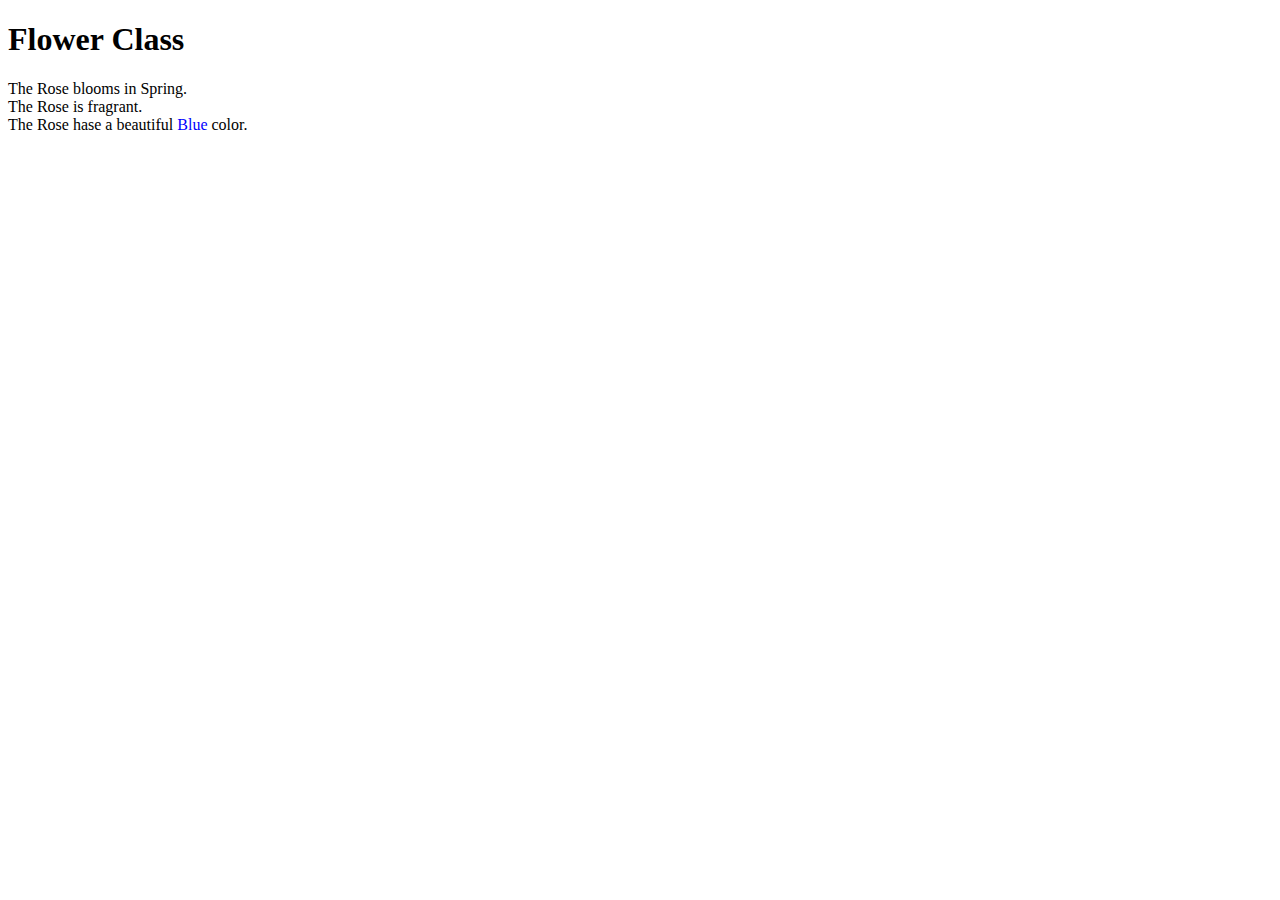
<file: IT21B TAMBACAN ASSIGNMENT/index.html M.html>
<!DOCTYPE html>
<html>
<head>
    <title> Flower Class</title>
</head>
<body>
    <h1>Flower Class</h1>
    <div id="flower-activities"></div>

    <script src="JS script.js U"></script>
</body>
</html>
</file>
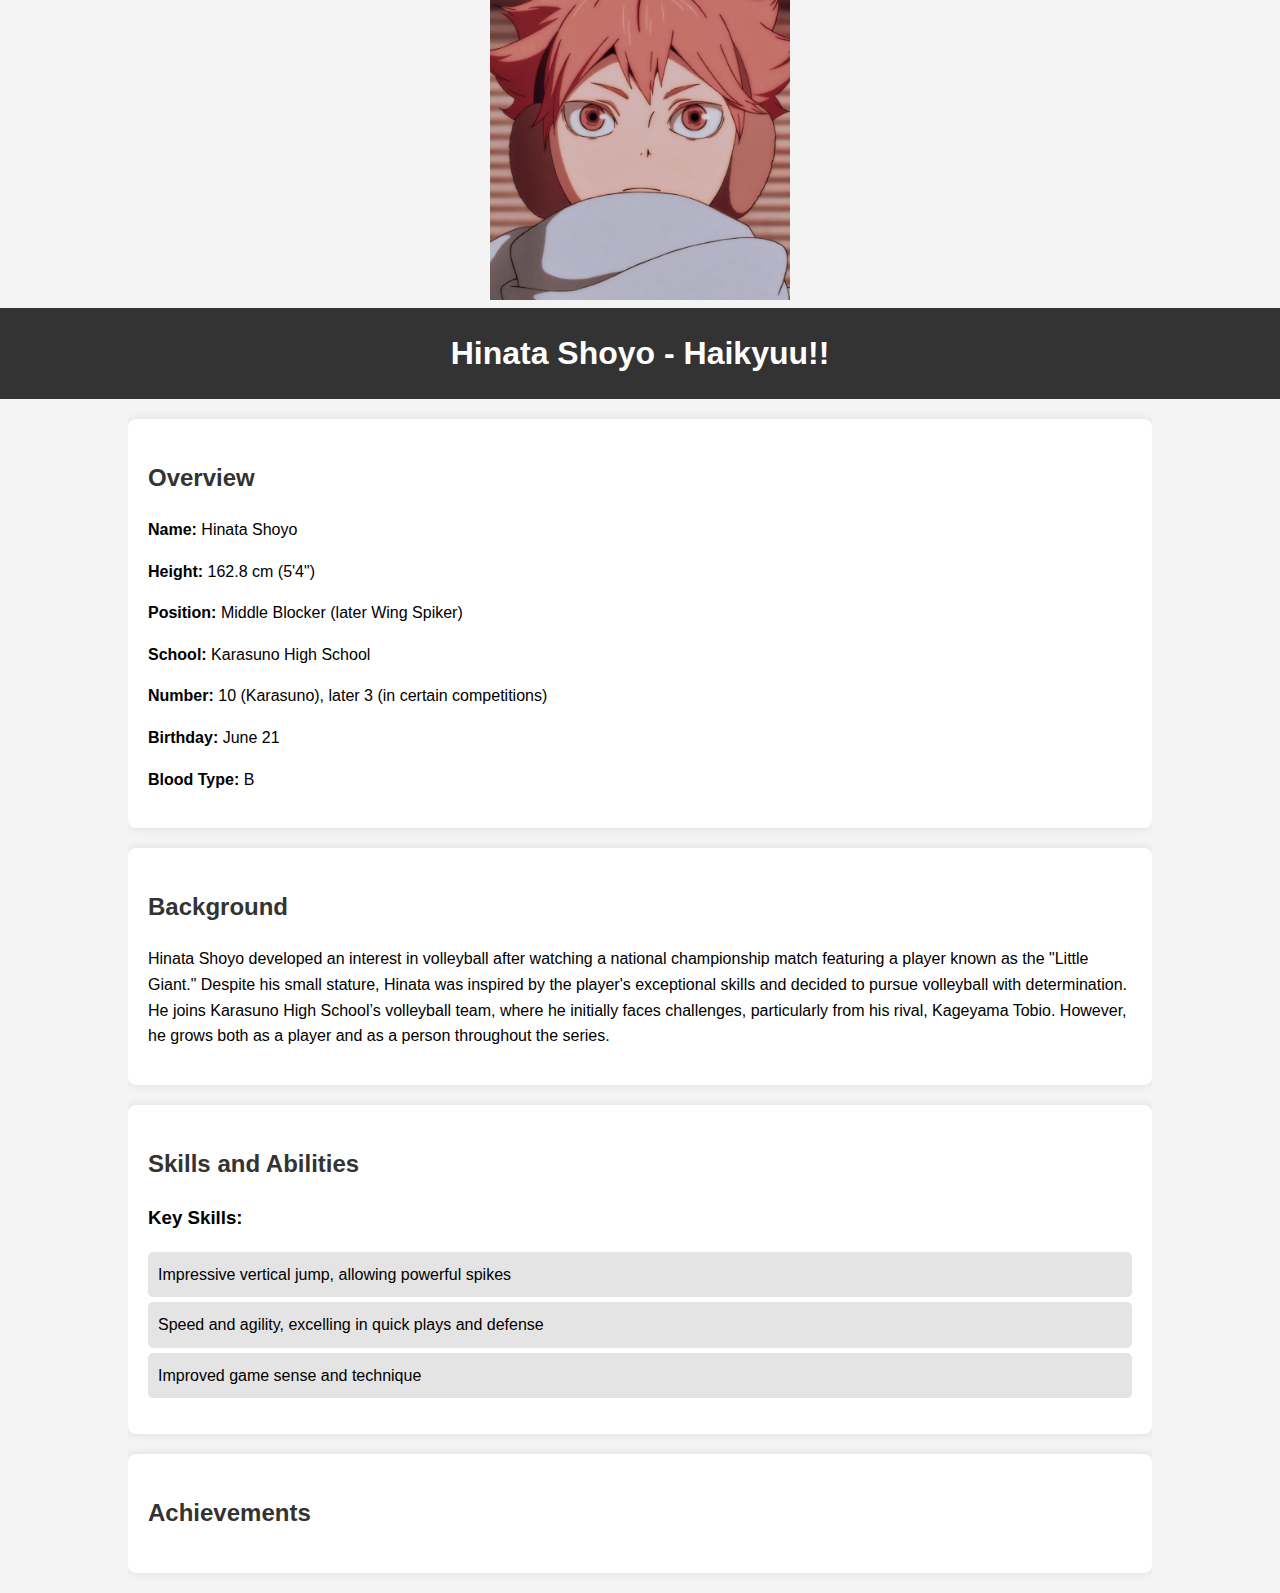
<file: Lab4_Tambacan/index1.html>
<!DOCTYPE html>
<html lang="en">
    <head> <center><img src="image1.jpg"  alt="image1" width="300" height="300"></center>

    <link rel="stylesheet" href="style.css">
    <meta charset="UTF-8">
    <meta name="viewport" content="width=device-width, initial-scale=1.0">
    <title>Hinata Shoyo - Haikyuu!!</title>
    <style>
        body {
            font-family: Arial, sans-serif;
            line-height: 1.6;
            margin: 0;
            padding: 0;
            background-color: #f4f4f4;
        }
        header {
            background: #333;
            color: #fff;
            padding: 20px;
            text-align: center;
        }
        header h1 {
            margin: 0;
        }
        .container {
            width: 80%;
            margin: auto;
            overflow: hidden;
        }
        section {
            background: #fff;
            padding: 20px;
            margin: 20px 0;
            border-radius: 8px;
            box-shadow: 0 0 10px rgba(0, 0, 0, 0.1);
        }
        h2 {
            color: #333;
        }
        .skills ul, .achievements ul {
            list-style-type: none;
            padding: 0;
        }
        .skills li, .achievements li {
            background: #e4e4e4;
            margin: 5px 0;
            padding: 10px;
            border-radius: 5px;
        }
        footer {
            text-align: center;
            padding: 10px;
            background: #333;
            color: #fff;
            position: fixed;
            bottom: 0;
            width: 100%;
        }
    </style>
</head>
<body>
    <header>
        <div class="container">
            <h1>Hinata Shoyo - Haikyuu!!</h1>
        </div>
    </header>

    <div class="container">
        <section>
            <h2>Overview</h2>
            <p><strong>Name:</strong> Hinata Shoyo</p>
            <p><strong>Height:</strong> 162.8 cm (5'4")</p>
            <p><strong>Position:</strong> Middle Blocker (later Wing Spiker)</p>
            <p><strong>School:</strong> Karasuno High School</p>
            <p><strong>Number:</strong> 10 (Karasuno), later 3 (in certain competitions)</p>
            <p><strong>Birthday:</strong> June 21</p>
            <p><strong>Blood Type:</strong> B</p>
        </section>

        <section>
            <h2>Background</h2>
            <p>Hinata Shoyo developed an interest in volleyball after watching a national championship match featuring a player known as the "Little Giant." Despite his small stature, Hinata was inspired by the player's exceptional skills and decided to pursue volleyball with determination. He joins Karasuno High School’s volleyball team, where he initially faces challenges, particularly from his rival, Kageyama Tobio. However, he grows both as a player and as a person throughout the series.</p>
        </section>

        <section>
            <h2>Skills and Abilities</h2>
            <div class="skills">
                <h3>Key Skills:</h3>
                <ul>
                    <li>Impressive vertical jump, allowing powerful spikes</li>
                    <li>Speed and agility, excelling in quick plays and defense</li>
                    <li>Improved game sense and technique</li>
                </ul>
            </div>
        </section>

        <section>
            <h2>Achievements</h2>
            <div class="achievem
</file>
<file: Lab4_Tambacan/style.css>
body {

    background-color: rgb(0, 0, 0);
}
</file>
